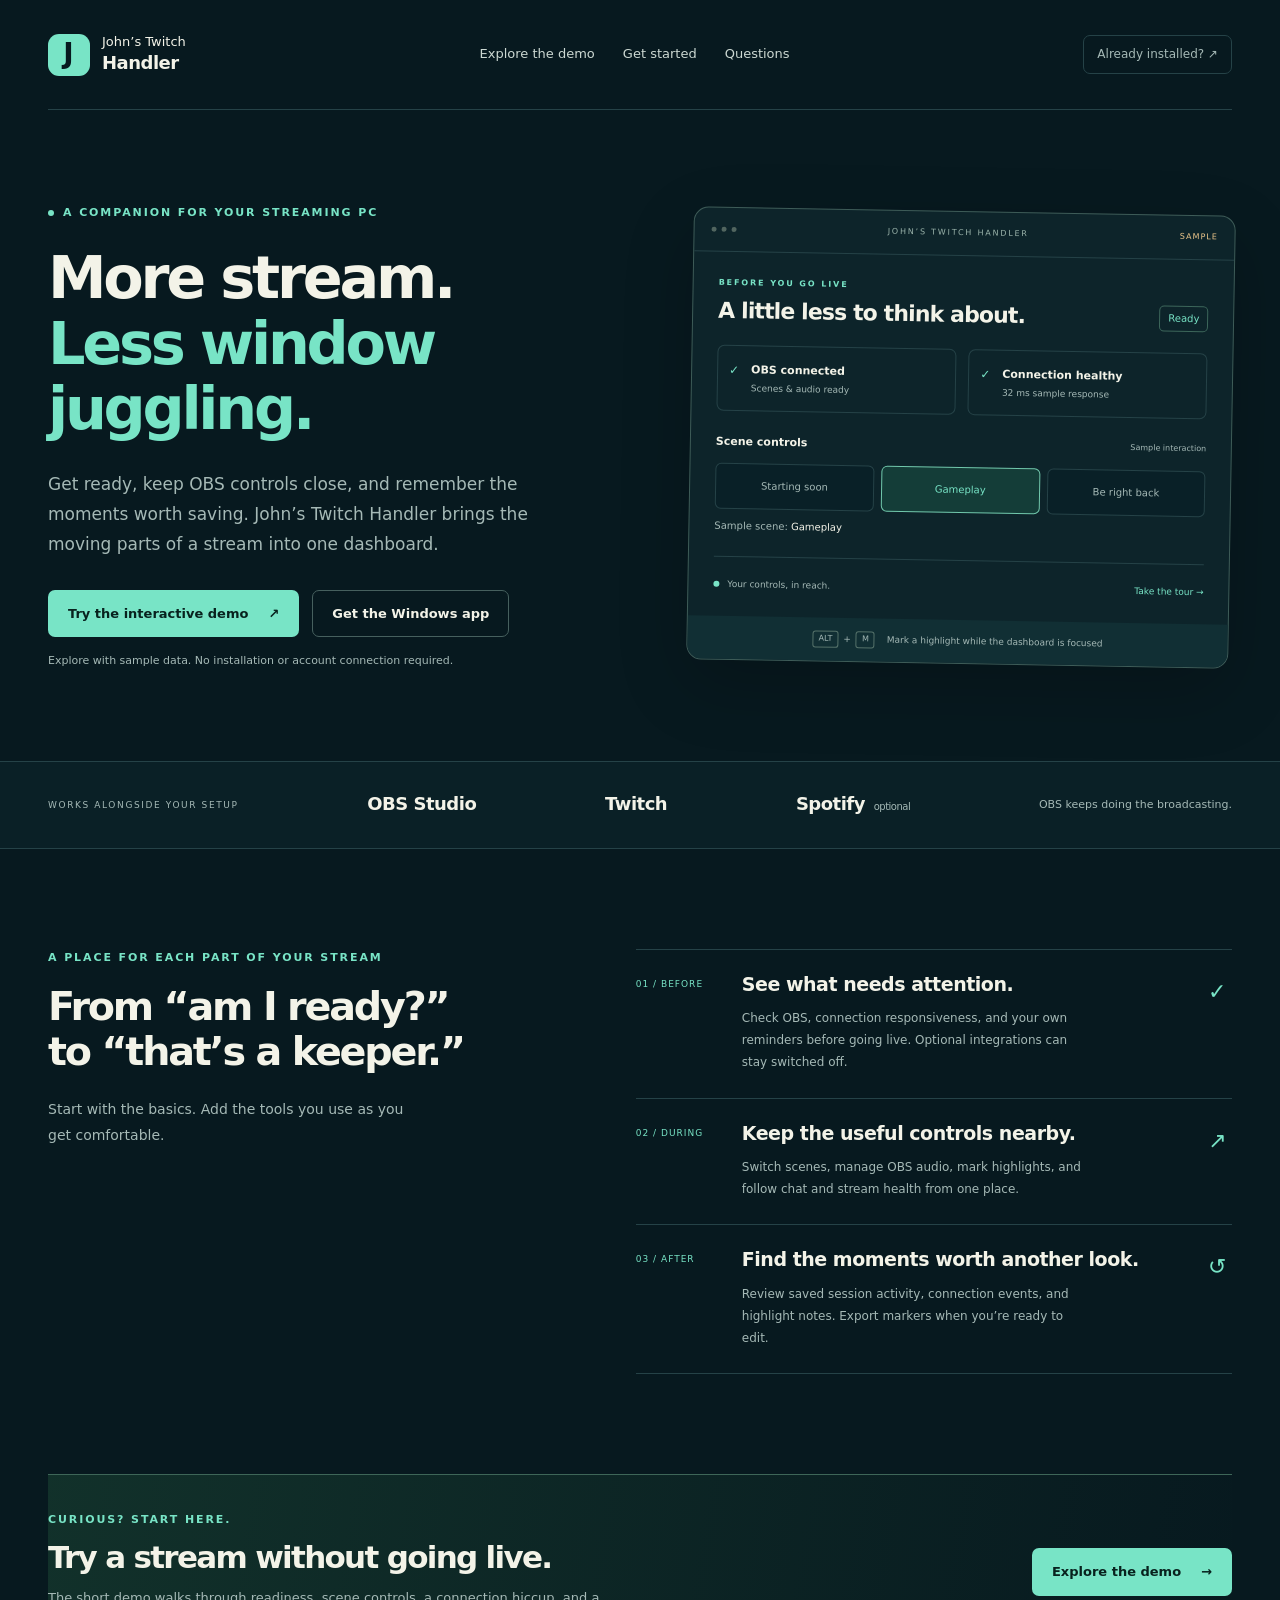
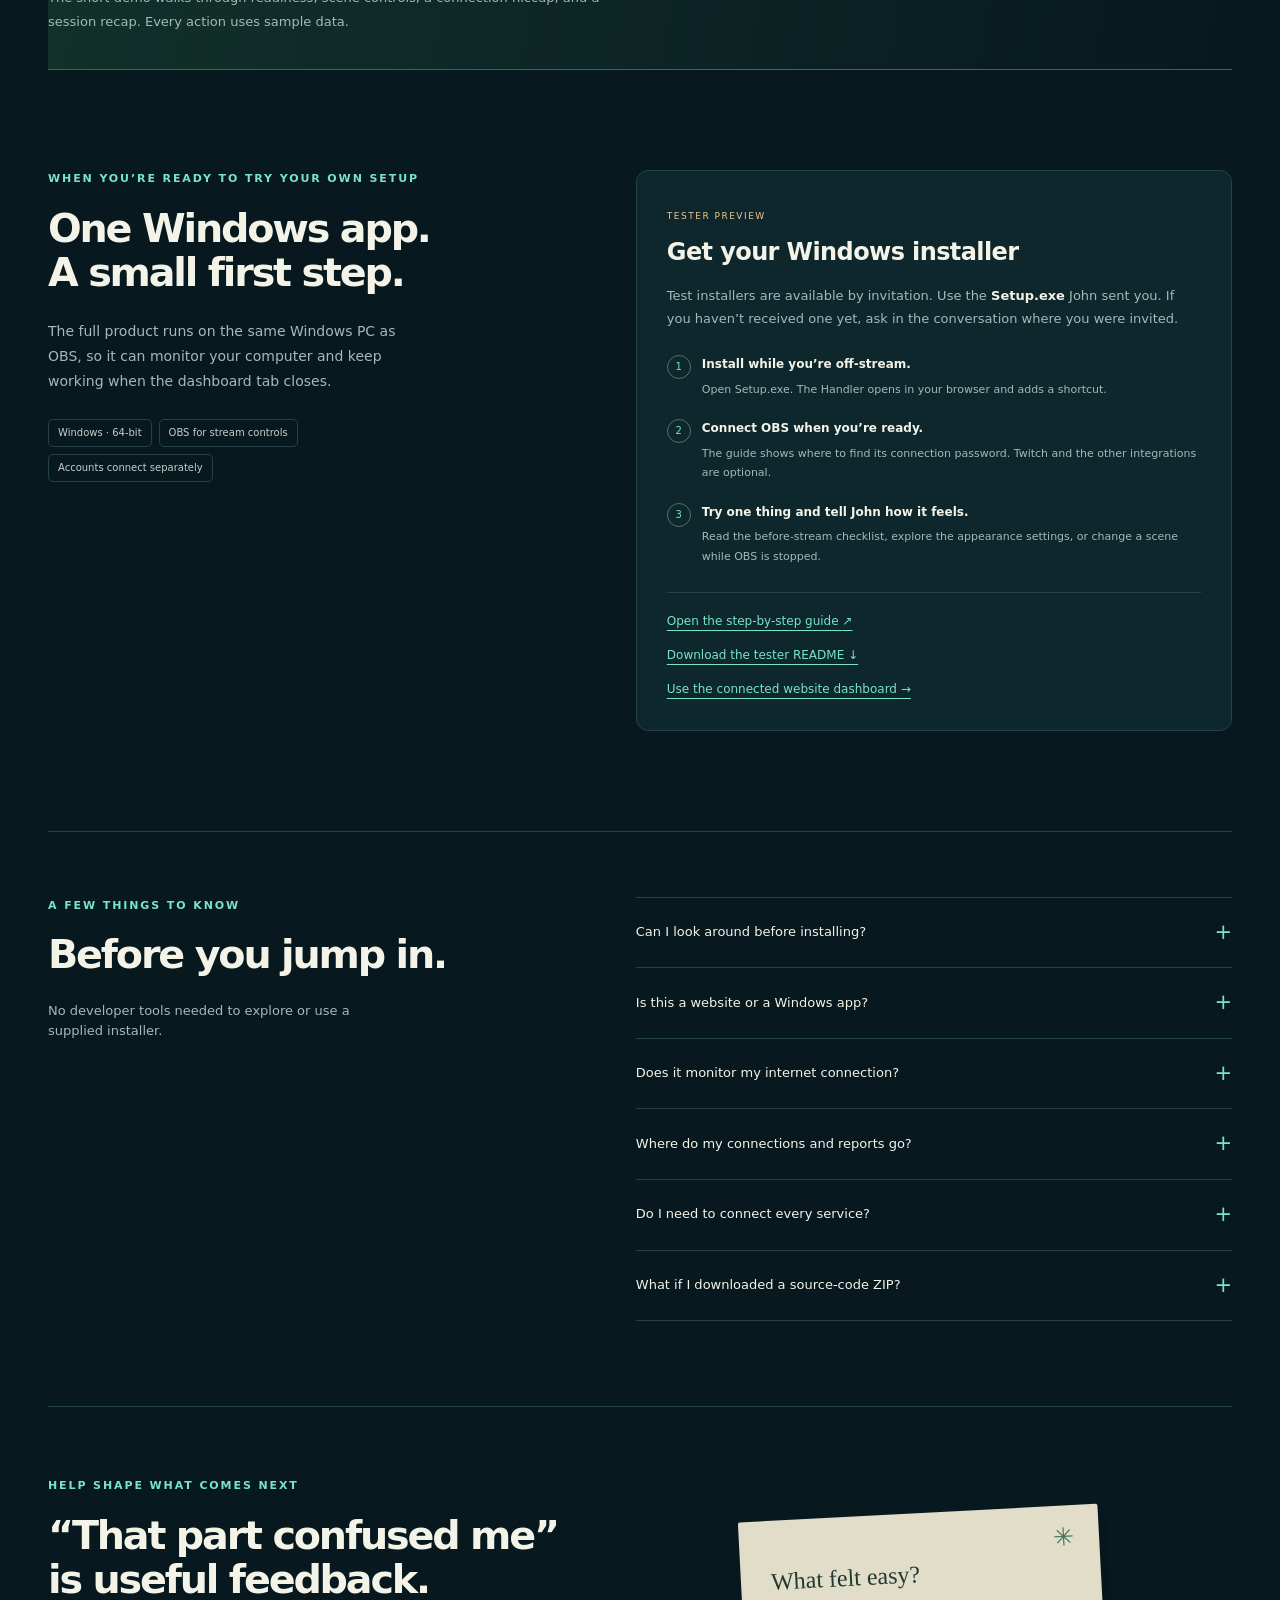
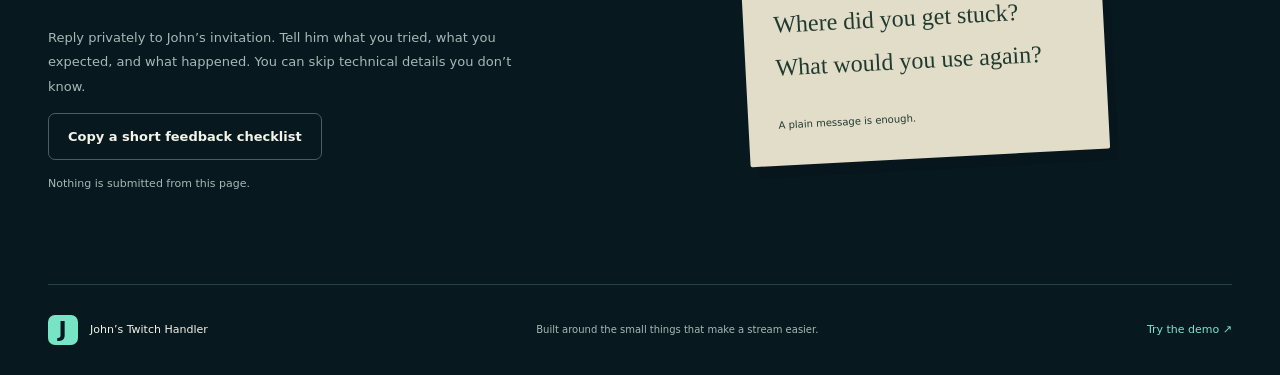
<file: website/index.html>
<!doctype html>
<html lang="en">
<head>
  <meta charset="utf-8"><meta name="viewport" content="width=device-width, initial-scale=1">
  <meta name="theme-color" content="#07191f">
  <meta name="description" content="Explore John's Twitch Handler: one dashboard for stream preparation, OBS controls, connection health, and session notes. Try the interactive demo first.">
  <title>John's Twitch Handler · Meet your stream dashboard</title>
  <link rel="icon" href="mark.svg" type="image/svg+xml"><link rel="stylesheet" href="welcome.css">
</head>
<body>
  <a class="skip-link" href="#main">Skip to content</a>
  <header class="site-header wrap">
    <a class="brand" href="index.html" aria-label="John's Twitch Handler home"><span class="brand-mark" aria-hidden="true">J</span><span>John’s Twitch<br><strong>Handler</strong></span></a>
    <nav aria-label="Main navigation"><a href="demo.html">Explore the demo</a><a href="#get-started">Get started</a><a href="#questions">Questions</a></nav>
    <a class="quiet-link installed-link" href="dashboard.html">Already installed? <span aria-hidden="true">↗</span></a>
  </header>
  <main id="main">
    <section class="hero wrap" aria-labelledby="hero-title">
      <div class="hero-copy">
        <p class="eyebrow"><span class="tiny-dot"></span> A COMPANION FOR YOUR STREAMING PC</p>
        <h1 id="hero-title">More stream.<br><span>Less window juggling.</span></h1>
        <p class="hero-description">Get ready, keep OBS controls close, and remember the moments worth saving. John’s Twitch Handler brings the moving parts of a stream into one dashboard.</p>
        <div class="actions"><a class="button primary" href="demo.html">Try the interactive demo <span aria-hidden="true">↗</span></a><a class="button secondary" href="#get-started">Get the Windows app</a></div>
        <p class="fine-print">Explore with sample data. No installation or account connection required.</p>
      </div>
      <div class="dashboard-preview" aria-label="Sample dashboard preview">
        <div class="preview-titlebar"><span><i></i><i></i><i></i></span><small>JOHN’S TWITCH HANDLER</small><span class="sample-label">SAMPLE</span></div>
        <div class="preview-content">
          <div class="preview-greeting"><div><span class="eyebrow">BEFORE YOU GO LIVE</span><h2>A little less to think about.</h2></div><span class="ready-pill">Ready</span></div>
          <div class="sample-checks"><div><span>✓</span><strong>OBS connected</strong><small>Scenes & audio ready</small></div><div><span>✓</span><strong>Connection healthy</strong><small>32 ms sample response</small></div></div>
          <div class="preview-scene"><div class="preview-section-title"><strong>Scene controls</strong><span>Sample interaction</span></div><div class="sample-scenes" role="group" aria-label="Try a sample scene"><button type="button" data-preview-scene="Starting Soon" aria-pressed="false">Starting soon</button><button type="button" data-preview-scene="Gameplay" class="selected" aria-pressed="true">Gameplay</button><button type="button" data-preview-scene="Be Right Back" aria-pressed="false">Be right back</button></div><p id="scene-preview-status" aria-live="polite">Sample scene: <strong>Gameplay</strong></p></div>
          <div class="preview-bottom"><span><i class="tiny-dot"></i> Your controls, in reach.</span><a href="demo.html">Take the tour <span aria-hidden="true">→</span></a></div>
        </div>
        <div class="preview-footnote"><span class="keycap">ALT</span> + <span class="keycap">M</span><span>Mark a highlight while the dashboard is focused</span></div>
      </div>
    </section>
    <div class="context-strip"><div class="wrap"><span>WORKS ALONGSIDE YOUR SETUP</span><strong>OBS Studio</strong><strong>Twitch</strong><strong>Spotify <small>optional</small></strong><span class="context-detail">OBS keeps doing the broadcasting.</span></div></div>
    <section class="story-section wrap" aria-labelledby="workflow-heading">
      <div class="section-intro"><p class="eyebrow">A PLACE FOR EACH PART OF YOUR STREAM</p><h2 id="workflow-heading">From “am I ready?”<br>to “that’s a keeper.”</h2><p>Start with the basics. Add the tools you use as you get comfortable.</p></div>
      <div class="workflow-list">
        <article><span class="step-number">01 / BEFORE</span><div><h3>See what needs attention.</h3><p>Check OBS, connection responsiveness, and your own reminders before going live. Optional integrations can stay switched off.</p></div><span class="workflow-symbol" aria-hidden="true">✓</span></article>
        <article><span class="step-number">02 / DURING</span><div><h3>Keep the useful controls nearby.</h3><p>Switch scenes, manage OBS audio, mark highlights, and follow chat and stream health from one place.</p></div><span class="workflow-symbol" aria-hidden="true">↗</span></article>
        <article><span class="step-number">03 / AFTER</span><div><h3>Find the moments worth another look.</h3><p>Review saved session activity, connection events, and highlight notes. Export markers when you’re ready to edit.</p></div><span class="workflow-symbol" aria-hidden="true">↺</span></article>
      </div>
    </section>
    <section class="explore-band wrap" aria-labelledby="explore-heading"><div><p class="eyebrow">CURIOUS? START HERE.</p><h2 id="explore-heading">Try a stream without going live.</h2><p>The short demo walks through readiness, scene controls, a connection hiccup, and a session recap. Every action uses sample data.</p></div><a class="button primary" href="demo.html">Explore the demo <span aria-hidden="true">→</span></a></section>
    <section class="getting-started wrap" id="get-started" aria-labelledby="start-heading">
      <div class="section-intro"><p class="eyebrow">WHEN YOU’RE READY TO TRY YOUR OWN SETUP</p><h2 id="start-heading">One Windows app.<br>A small first step.</h2><p>The full product runs on the same Windows PC as OBS, so it can monitor your computer and keep working when the dashboard tab closes.</p><div class="requirements"><span>Windows · 64-bit</span><span>OBS for stream controls</span><span>Accounts connect separately</span></div></div>
      <div class="start-panel">
        <div class="download-heading"><span class="small-tag">TESTER PREVIEW</span><h3>Get your Windows installer</h3></div>
        <p id="download-availability">Test installers are available by invitation. Use the <strong>Setup.exe</strong> John sent you. If you haven’t received one yet, ask in the conversation where you were invited.</p>
        <a id="installer-download" class="button primary" hidden>Download for Windows <span aria-hidden="true">↓</span></a>
        <ol class="setup-list"><li><strong>Install while you’re off-stream.</strong><span>Open Setup.exe. The Handler opens in your browser and adds a shortcut.</span></li><li><strong>Connect OBS when you’re ready.</strong><span>The guide shows where to find its connection password. Twitch and the other integrations are optional.</span></li><li><strong>Try one thing and tell John how it feels.</strong><span>Read the before-stream checklist, explore the appearance settings, or change a scene while OBS is stopped.</span></li></ol>
        <div class="actions"><a class="text-link" href="tester-guide.html">Open the step-by-step guide <span aria-hidden="true">↗</span></a><a class="text-link" href="README-FOR-TESTERS.txt" download>Download the tester README <span aria-hidden="true">↓</span></a><a class="text-link" href="dashboard.html">Use the connected website dashboard <span aria-hidden="true">→</span></a></div>
      </div>
    </section>
    <section class="faq-section wrap" id="questions" aria-labelledby="questions-heading"><div><p class="eyebrow">A FEW THINGS TO KNOW</p><h2 id="questions-heading">Before you jump in.</h2><p class="muted">No developer tools needed to explore or use a supplied installer.</p></div><div class="faq-list">
      <details><summary>Can I look around before installing?</summary><p>Yes. <a href="demo.html">Open the interactive demo</a>. It uses made-up session data and never connects to your helper, OBS, or an account.</p></details>
      <details><summary>Is this a website or a Windows app?</summary><p>The full product is a Windows app with a browser dashboard. A website-connected version also uses a Windows helper for OBS, PC monitoring, and local files. The interactive demo runs on this website by itself.</p></details>
      <details><summary>Does it monitor my internet connection?</summary><p>The running Windows app checks connection responsiveness and records notable interruptions. It checks response times, rather than measuring your maximum upload speed. Its background checks can continue when you close the dashboard tab.</p></details>
      <details><summary>Where do my connections and reports go?</summary><p>The installed Handler stores account connections and session reports on your PC. Account credentials are encrypted for your Windows account. The website demo uses sample data and sends no feedback or account information.</p></details>
      <details><summary>Do I need to connect every service?</summary><p>No. Start with the demo, then OBS if you want to try stream controls. Connect your own Twitch account when you want its features. Spotify, Tangia, StreamElements, and TikFinity are optional.</p></details>
      <details><summary>What if I downloaded a source-code ZIP?</summary><p>For the normal tester setup, you need the supplied file ending in <strong>Setup.exe</strong>. A source-code ZIP is for development. Ask John for the installer if you don’t see one.</p></details>
    </div></section>
    <section class="feedback-section wrap" id="feedback" aria-labelledby="feedback-heading"><div><p class="eyebrow">HELP SHAPE WHAT COMES NEXT</p><h2 id="feedback-heading">“That part confused me”<br>is useful feedback.</h2><p>Reply privately to John’s invitation. Tell him what you tried, what you expected, and what happened. You can skip technical details you don’t know.</p><button class="button secondary" id="copy-feedback" type="button">Copy a short feedback checklist</button><p class="fine-print" id="feedback-copy-status" role="status">Nothing is submitted from this page.</p></div><div class="feedback-note"><span class="note-pin" aria-hidden="true">✳</span><p>What felt easy?<br>Where did you get stuck?<br>What would you use again?</p><span>A plain message is enough.</span></div><textarea id="feedback-template" aria-label="Feedback checklist to copy" readonly hidden></textarea></section>
  </main>
  <footer class="site-footer wrap"><a class="brand" href="index.html"><span class="brand-mark" aria-hidden="true">J</span><span>John’s Twitch Handler</span></a><p>Built around the small things that make a stream easier.</p><a href="demo.html">Try the demo <span aria-hidden="true">↗</span></a></footer>
  <script src="welcome-config.js"></script><script src="welcome.js"></script>
</body></html>
</file>
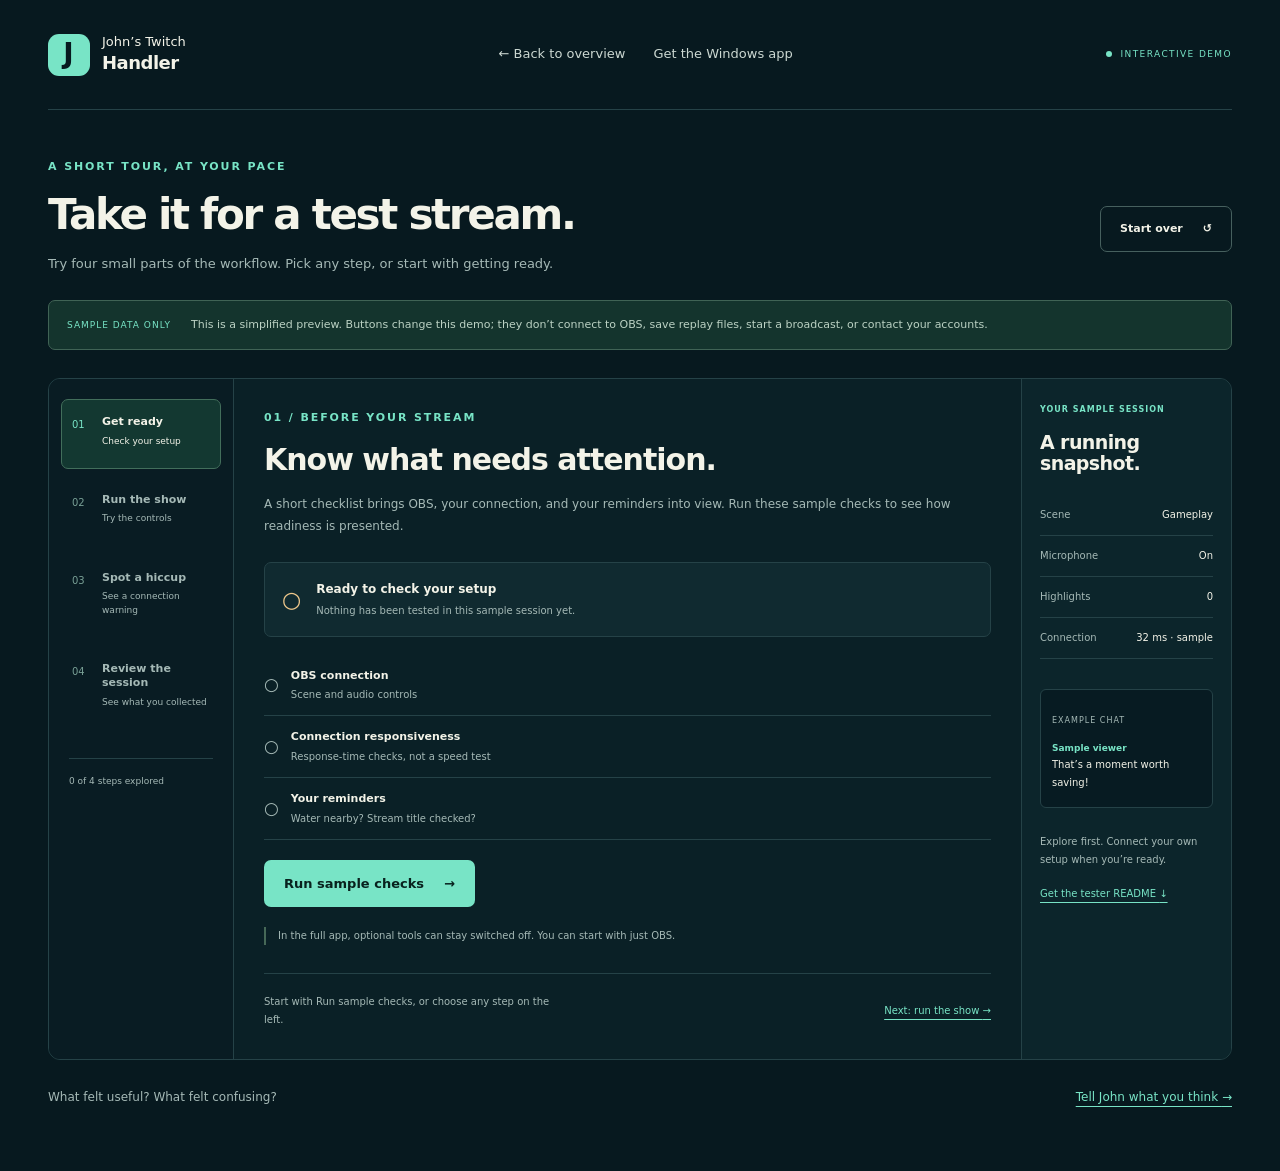
<file: website/demo.html>
<!doctype html>
<html lang="en"><head><meta charset="utf-8"><meta name="viewport" content="width=device-width, initial-scale=1"><meta name="theme-color" content="#07191f"><meta name="description" content="A guided, sample-only tour of John's Twitch Handler. Explore readiness, OBS-style controls, connection warnings, and a session recap."><title>Interactive demo · John's Twitch Handler</title><link rel="icon" href="mark.svg" type="image/svg+xml"><link rel="stylesheet" href="welcome.css"><link rel="stylesheet" href="demo.css"></head>
<body>
<a class="skip-link" href="#demo-main">Skip to the demo</a>
<header class="site-header wrap"><a class="brand" href="index.html" aria-label="John's Twitch Handler home"><span class="brand-mark" aria-hidden="true">J</span><span>John’s Twitch<br><strong>Handler</strong></span></a><nav aria-label="Demo navigation"><a href="index.html">← Back to overview</a><a href="index.html#get-started">Get the Windows app</a></nav><span class="demo-label"><span class="tiny-dot"></span> INTERACTIVE DEMO</span></header>
<main id="demo-main" class="wrap demo-main">
  <div class="demo-intro"><div><p class="eyebrow">A SHORT TOUR, AT YOUR PACE</p><h1>Take it for a test stream.</h1><p>Try four small parts of the workflow. Pick any step, or start with getting ready.</p></div><button class="button secondary" id="demo-reset" type="button">Start over <span aria-hidden="true">↺</span></button></div>
  <div class="demo-notice"><span class="sample-label">SAMPLE DATA ONLY</span><p>This is a simplified preview. Buttons change this demo; they don’t connect to OBS, save replay files, start a broadcast, or contact your accounts.</p></div>
  <div class="demo-workspace">
    <nav class="demo-steps" aria-label="Tour steps"><button type="button" data-step="0" aria-current="step"><span>01</span><strong>Get ready</strong><small>Check your setup</small><i aria-hidden="true"></i></button><button type="button" data-step="1"><span>02</span><strong>Run the show</strong><small>Try the controls</small><i aria-hidden="true"></i></button><button type="button" data-step="2"><span>03</span><strong>Spot a hiccup</strong><small>See a connection warning</small><i aria-hidden="true"></i></button><button type="button" data-step="3"><span>04</span><strong>Review the session</strong><small>See what you collected</small><i aria-hidden="true"></i></button><p class="demo-progress" id="demo-progress" aria-live="polite">0 of 4 steps explored</p></nav>
    <div class="demo-stage">
      <section class="step-panel" id="demo-step-0" aria-labelledby="step-heading-0"><p class="eyebrow">01 / BEFORE YOUR STREAM</p><h2 id="step-heading-0" tabindex="-1">Know what needs attention.</h2><p class="step-description">A short checklist brings OBS, your connection, and your reminders into view. Run these sample checks to see how readiness is presented.</p><div class="readiness-banner" id="demo-readiness"><span class="readiness-icon" aria-hidden="true">○</span><div><strong>Ready to check your setup</strong><span>Nothing has been tested in this sample session yet.</span></div></div><div class="demo-checks"><div><span class="check-dot" id="check-obs">○</span><div><strong>OBS connection</strong><small>Scene and audio controls</small></div></div><div><span class="check-dot" id="check-internet">○</span><div><strong>Connection responsiveness</strong><small>Response-time checks, not a speed test</small></div></div><div><span class="check-dot" id="check-reminder">○</span><div><strong>Your reminders</strong><small>Water nearby? Stream title checked?</small></div></div></div><button class="button primary" id="demo-check" type="button">Run sample checks <span aria-hidden="true">→</span></button><p class="demo-tip">In the full app, optional tools can stay switched off. You can start with just OBS.</p></section>
      <section class="step-panel" id="demo-step-1" aria-labelledby="step-heading-1" hidden><p class="eyebrow">02 / DURING YOUR STREAM</p><h2 id="step-heading-1" tabindex="-1">Keep the next action close.</h2><p class="step-description">Pick a sample scene, toggle the microphone, or mark a moment. Every action stays inside this preview.</p><div class="sample-console"><div><span>ACTIVE SAMPLE SCENE</span><strong id="demo-current-scene">Gameplay</strong></div><span class="ready-pill">SIMULATED</span></div><div class="demo-scene-buttons" role="group" aria-label="Sample OBS scenes"><button type="button" data-scene="Starting Soon" aria-pressed="false">Starting soon</button><button type="button" data-scene="Gameplay" aria-pressed="true" class="selected">Gameplay</button><button type="button" data-scene="Be Right Back" aria-pressed="false">Be right back</button></div><div class="demo-control-grid"><button type="button" id="demo-mic" aria-pressed="false"><span aria-hidden="true">◉</span><strong>Mute sample mic</strong><small id="demo-mic-state">Sample mic is on</small></button><button type="button" id="demo-marker"><span aria-hidden="true">✳</span><strong>Mark a highlight</strong><small>A note for your session recap</small></button><button type="button" id="demo-replay"><span aria-hidden="true">↺</span><strong>Simulate saving replay</strong><small>No video file is created</small></button></div><p class="demo-tip">The installed app talks to your OBS. Its scene and audio controls affect your real setup.</p></section>
      <section class="step-panel" id="demo-step-2" aria-labelledby="step-heading-2" hidden><p class="eyebrow">03 / CONNECTION HEALTH</p><h2 id="step-heading-2" tabindex="-1">See the hiccup. Keep the context.</h2><p class="step-description">Simulate a slow response, then recover. The real app records notable connection events so you can review them after a stream.</p><div class="network-display" id="demo-network-display"><span class="network-label">SAMPLE RESPONSE TIME</span><strong id="demo-network-value">32 <small>ms</small></strong><span class="network-status" id="demo-network-status"><i class="tiny-dot"></i> Healthy sample connection</span><svg viewBox="0 0 500 70" aria-hidden="true"><path d="M0 52H40L60 45 85 50H120L140 40 165 48 190 46 210 50H250L270 43 290 48H330L350 39 370 49H410L430 43 460 48H500" fill="none" stroke="currentColor" stroke-width="2"/></svg></div><div class="actions"><button class="button secondary" type="button" id="demo-hiccup">Simulate a hiccup</button><button class="button primary" type="button" id="demo-recover" disabled>Recover connection <span aria-hidden="true">→</span></button></div><p class="demo-tip">This is a sample response time. The full app checks responsiveness; it doesn’t measure your maximum upload speed.</p></section>
      <section class="step-panel" id="demo-step-3" aria-labelledby="step-heading-3" hidden><p class="eyebrow">04 / AFTER YOUR STREAM</p><h2 id="step-heading-3" tabindex="-1">Your moments, all in one recap.</h2><p class="step-description">Here’s what you tried in this demo. Real session reports are stored on your PC by the installed Handler.</p><div class="demo-report-stats"><div><strong id="demo-marker-count">0</strong><span>sample highlights</span></div><div><strong id="demo-replay-count">0</strong><span>replays simulated</span></div><div><strong id="demo-event-count">0</strong><span>connection events</span></div></div><div id="demo-report-events" class="report-events"><p>Your sample actions will appear here. Try the controls or the connection step first.</p></div><div class="actions"><button class="button secondary" type="button" id="demo-copy-recap">Copy sample recap</button><a class="button primary" href="index.html#get-started">Try your own setup <span aria-hidden="true">→</span></a></div><textarea id="demo-recap-text" aria-label="Sample recap to copy" readonly hidden></textarea></section>
      <div class="demo-step-footer"><p id="demo-status" role="status" aria-live="polite">Start with Run sample checks, or choose any step on the left.</p><button class="text-link" id="demo-next" type="button">Next: run the show <span aria-hidden="true">→</span></button></div>
    </div>
    <aside class="demo-session" aria-labelledby="sample-session-heading"><span class="eyebrow">YOUR SAMPLE SESSION</span><h2 id="sample-session-heading">A running snapshot.</h2><dl><div><dt>Scene</dt><dd id="snapshot-scene">Gameplay</dd></div><div><dt>Microphone</dt><dd id="snapshot-mic">On</dd></div><div><dt>Highlights</dt><dd id="snapshot-markers">0</dd></div><div><dt>Connection</dt><dd id="snapshot-network">32 ms · sample</dd></div></dl><div class="demo-chat"><span>EXAMPLE CHAT</span><p><strong>Sample viewer</strong> That’s a moment worth saving!</p></div><p class="demo-side-note">Explore first. Connect your own setup when you’re ready.</p><a class="text-link" href="README-FOR-TESTERS.txt" download>Get the tester README <span aria-hidden="true">↓</span></a></aside>
  </div>
  <div class="demo-outro"><p>What felt useful? What felt confusing?</p><a class="text-link" href="index.html#feedback">Tell John what you think <span aria-hidden="true">→</span></a></div>
</main><script src="demo.js"></script></body></html>
</file>
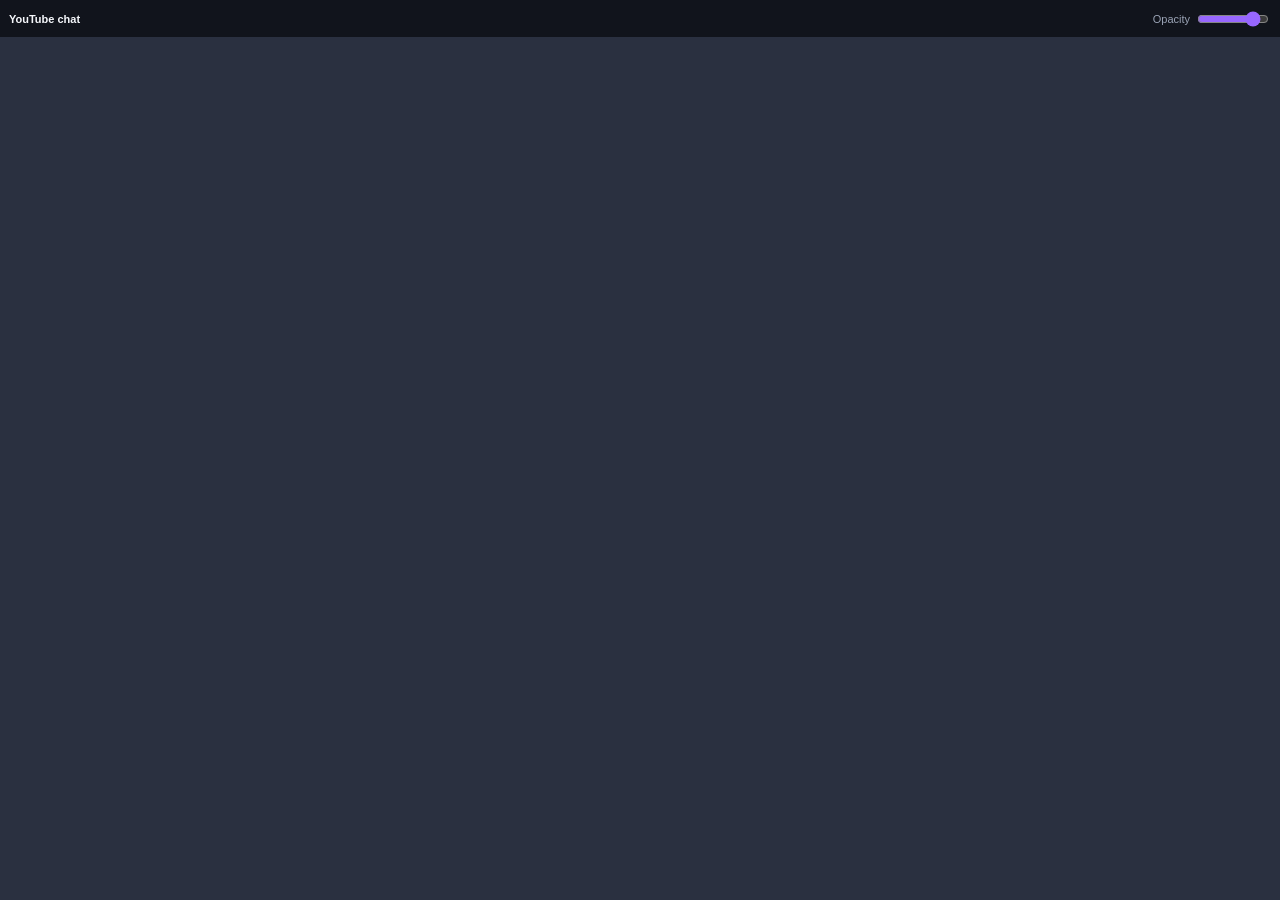
<file: src/StreamSidekick/wwwroot/chat-popout.html>
<!doctype html>
<html lang="en">
<head>
  <meta charset="utf-8">
  <meta name="viewport" content="width=device-width, initial-scale=1">
  <title>Game Chat · John's Twitch Handler</title>
  <style>
    :root { color-scheme: dark; font-family: "Segoe UI", sans-serif; }
    * { box-sizing: border-box; }
    body { display: grid; grid-template-rows: auto 1fr; height: 100vh; margin: 0; overflow: hidden; background: #0e1118; color: #f5f7fb; }
    header { display: flex; align-items: center; gap: 9px; min-height: 38px; padding: 6px 9px; border-bottom: 1px solid #2a3040; background: #11141c; font-size: 11px; }
    header strong { margin-right: auto; }
    label { display: flex; align-items: center; gap: 5px; color: #9aa3b5; }
    input { width: 72px; accent-color: #9867ff; }
    .chats { display: grid; min-height: 0; gap: 1px; background: #2a3040; }
    section { display: grid; grid-template-rows: 22px minmax(0, 1fr); min-height: 0; background: #0e1118; }
    section span { display: flex; align-items: center; padding: 0 7px; color: #9aa3b5; font-size: 9px; letter-spacing: .08em; }
    iframe { width: 100%; height: 100%; border: 0; opacity: var(--chat-opacity, 1); }
  </style>
</head>
<body>
  <header>
    <strong id="title">Game Chat</strong>
    <label>Opacity <input id="opacity" type="range" min="45" max="100" value="92"></label>
  </header>
  <div id="chats" class="chats"></div>
  <script>
    // This conventional popup is the fallback when Document Picture-in-Picture is unavailable.
    const channel = new URLSearchParams(location.search).get("channel") || "";
    const youtube = new URLSearchParams(location.search).get("youtube") || "";
    const frames = [];
    // Use the Handler's messages-only feed instead of Twitch's embedded room. Twitch owns the
    // embedded room's leaderboard/promotional panels, which cannot be hidden across an iframe.
    if (channel) frames.push('<section><span>TWITCH</span><iframe title="Twitch game chat" src="/chat-overlay.html?limit=20"></iframe></section>');
    if (youtube) frames.push(`<section><span>YOUTUBE</span><iframe title="YouTube game chat" src="https://www.youtube.com/live_chat?v=${encodeURIComponent(youtube)}&embed_domain=${encodeURIComponent(location.hostname)}&dark_theme=1"></iframe></section>`);
    document.querySelector("#title").textContent = frames.length > 1 ? "Twitch + YouTube chat" : channel ? `${channel} chat` : "YouTube chat";
    document.querySelector("#chats").style.gridTemplateRows = `repeat(${Math.max(1, frames.length)}, minmax(0, 1fr))`;
    document.querySelector("#chats").innerHTML = frames.join("");
    document.querySelector("#opacity").addEventListener("input", event => {
      document.documentElement.style.setProperty("--chat-opacity", String(Number(event.target.value) / 100));
    });
  </script>
</body>
</html>
</file>
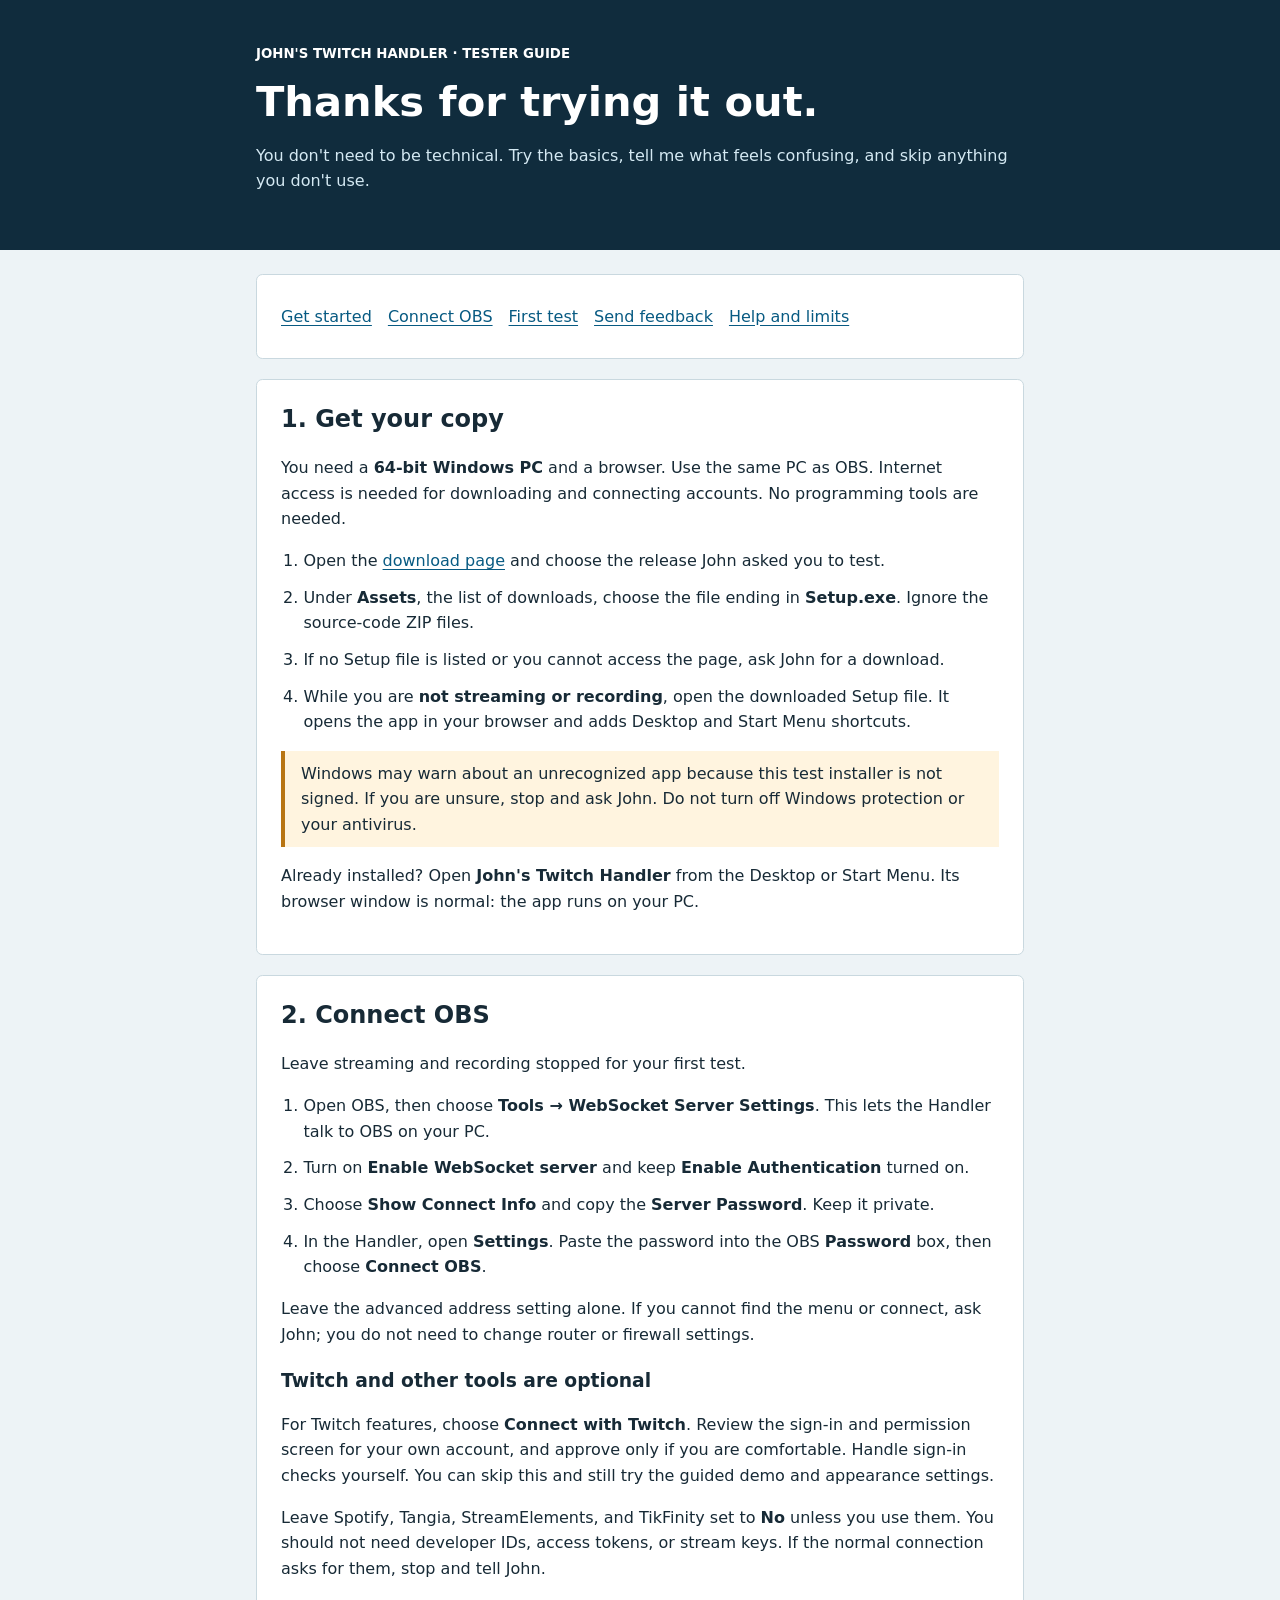
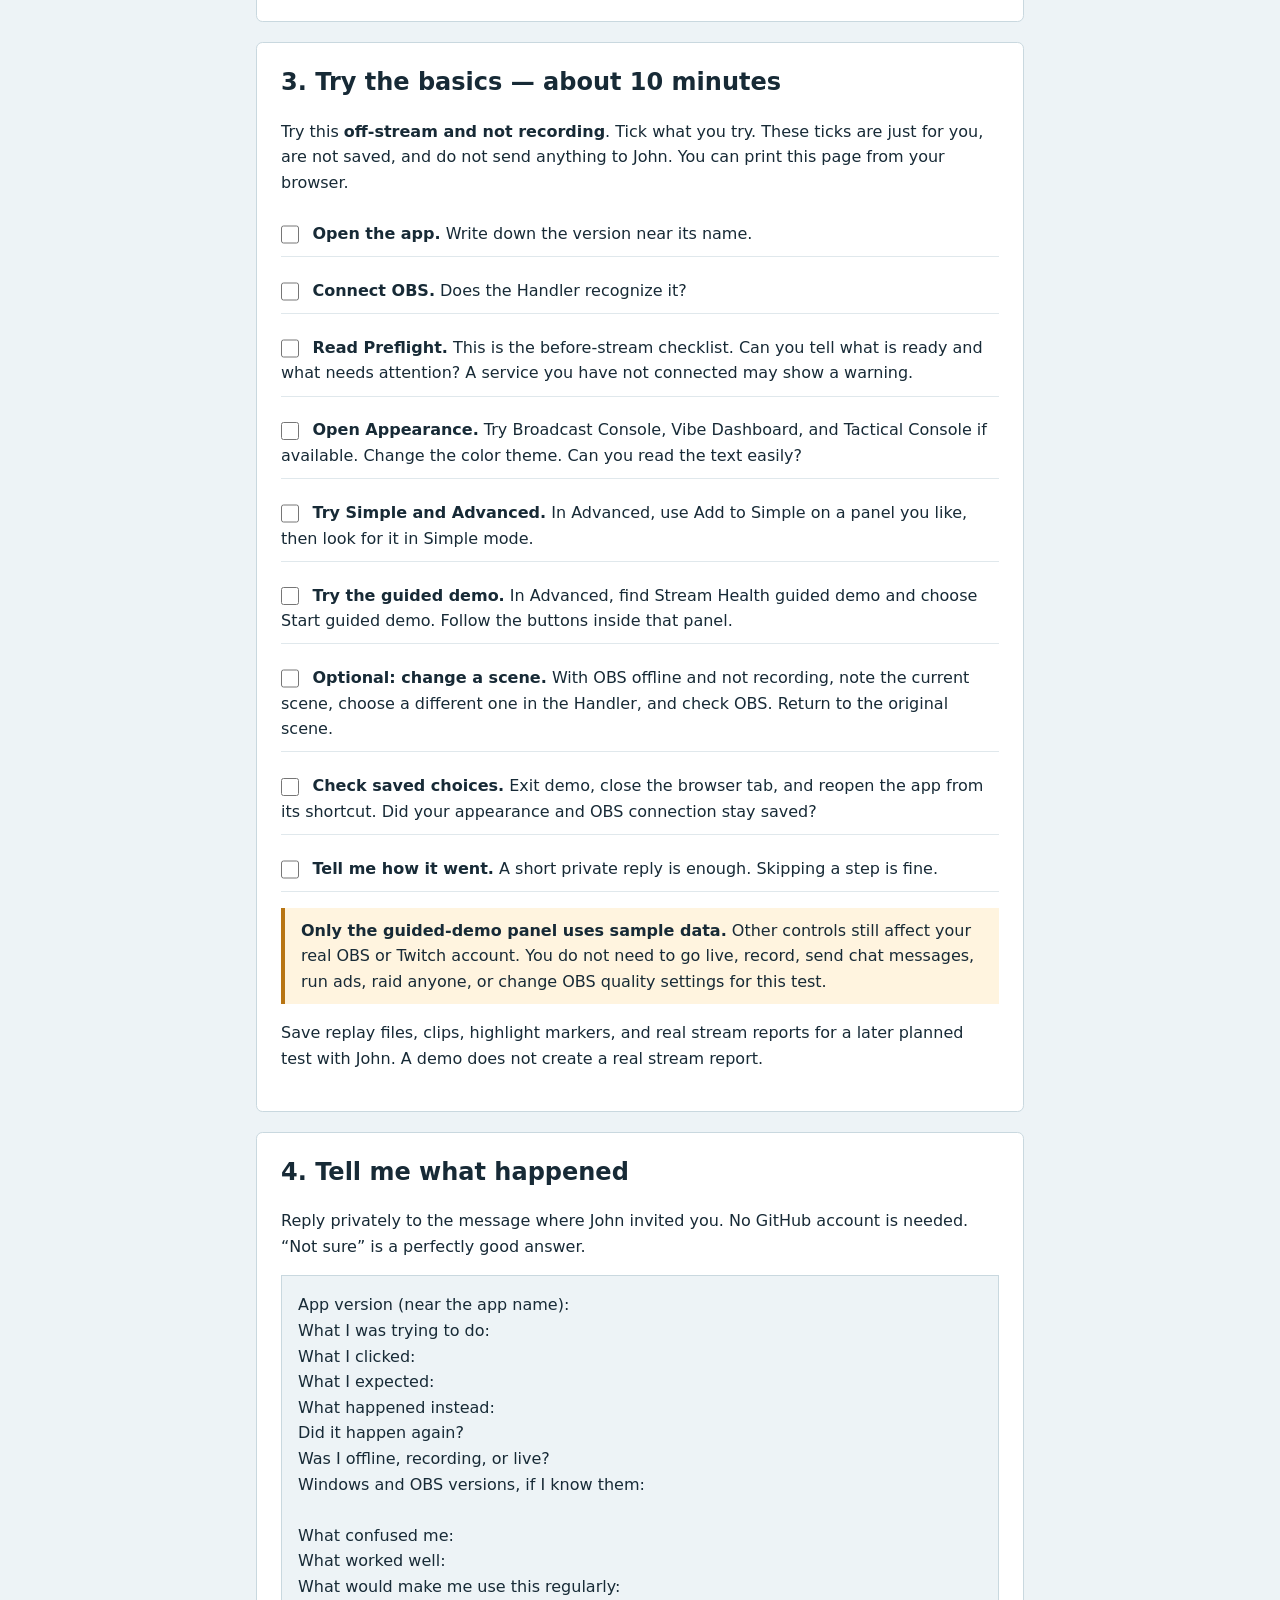
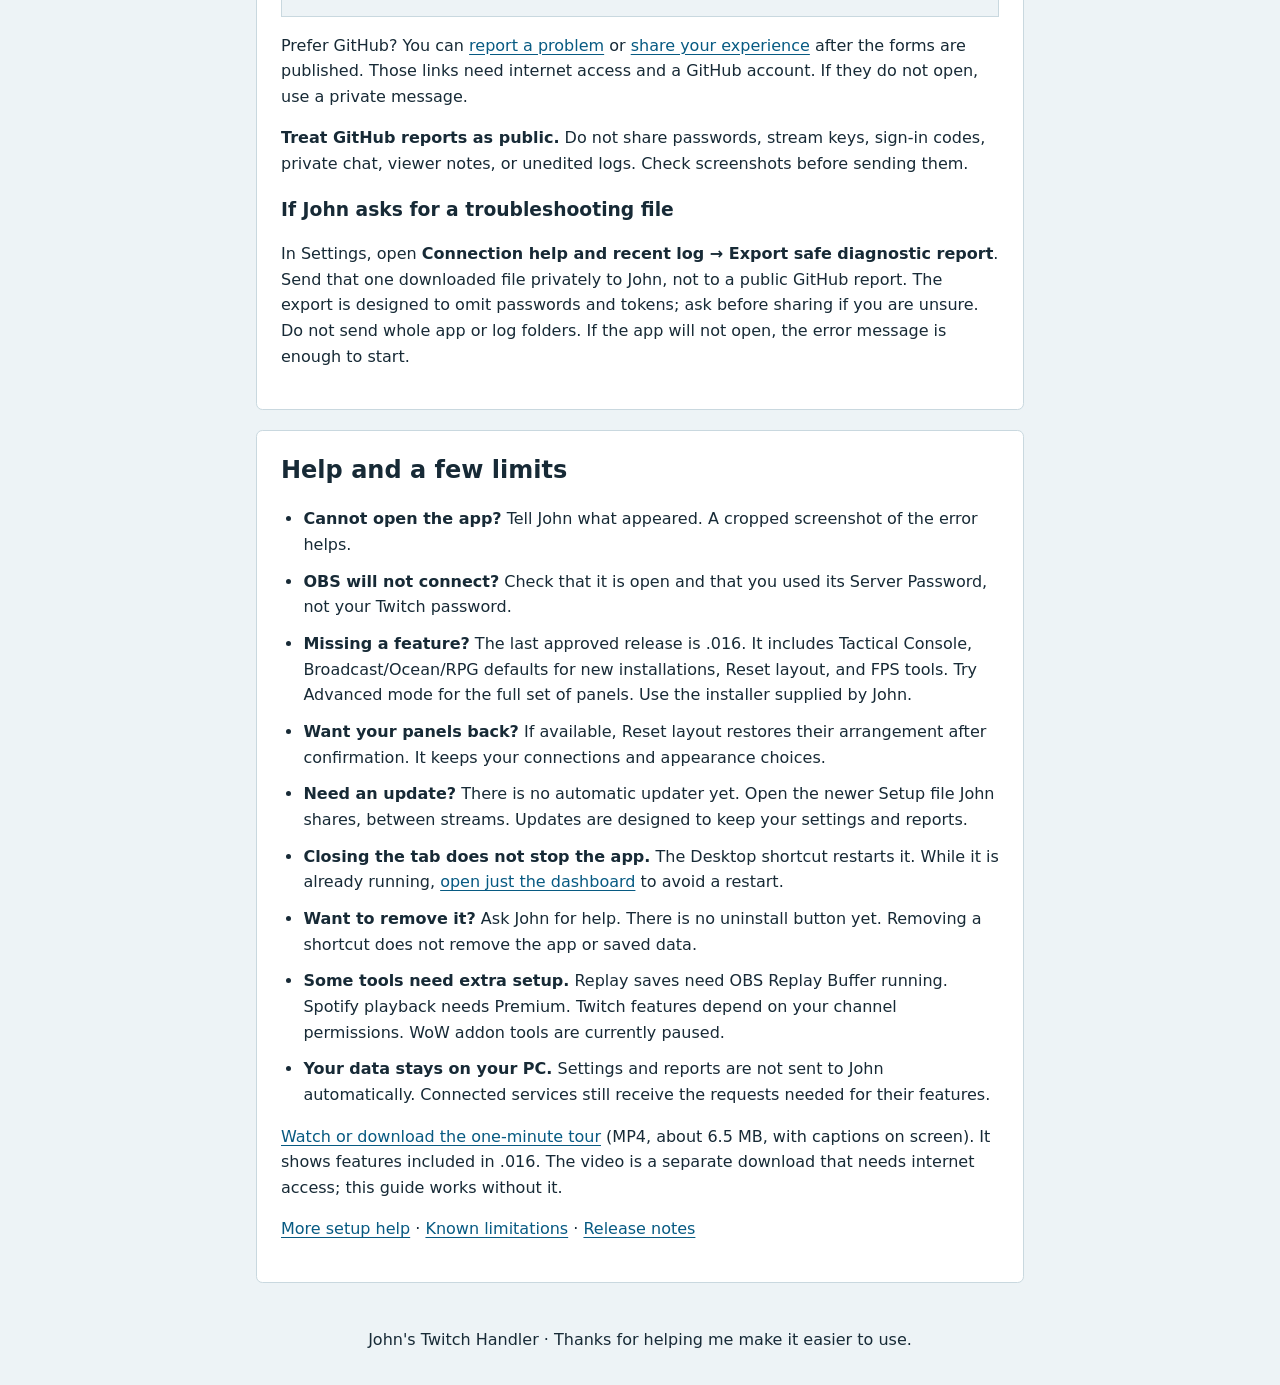
<file: src/StreamSidekick/wwwroot/tester-guide.html>
<!doctype html>
<html lang="en">
<head>
  <meta charset="utf-8">
  <meta name="viewport" content="width=device-width, initial-scale=1">
  <title>Tester guide | John's Twitch Handler</title>
  <style>
    :root { color-scheme: light; font-family: system-ui, sans-serif; line-height: 1.6; color: #172a36; background: #edf3f6; }
    * { box-sizing: border-box; }
    body { margin: 0; }
    header { background: #102c3d; color: #fff; padding: 2.5rem max(1.25rem, calc((100% - 48rem) / 2)); }
    header p { color: #d4e9f3; }
    header small { font-weight: 600; }
    h1 { font-size: clamp(1.8rem, 5vw, 2.6rem); line-height: 1.2; margin: .7rem 0; }
    h2 { line-height: 1.3; margin-top: 0; }
    h3 { margin-bottom: .4rem; }
    main { max-width: 51rem; padding: 1.5rem; margin: auto; }
    section, nav { padding: 1.5rem; margin-bottom: 1.25rem; background: #fff; border: 1px solid #c9d8df; border-radius: .4rem; }
    a { color: #075a82; text-underline-offset: .2em; }
    a:focus-visible, input:focus-visible { outline: 3px solid #b06b00; outline-offset: 4px; }
    nav a { display: inline-block; margin: .3rem 1rem .3rem 0; }
    li { margin-bottom: .7rem; }
    ol, ul { padding-left: 1.4rem; }
    .note { border-left: 4px solid #b87513; padding: .6rem 1rem; background: #fff4df; }
    .checks { list-style: none; padding: 0; }
    .checks li { padding: .6rem 0; border-bottom: 1px solid #e0e8ec; }
    input[type="checkbox"] { width: 1.15rem; height: 1.15rem; vertical-align: middle; margin: 0 .5rem 0 0; accent-color: #075a82; }
    pre { white-space: pre-wrap; overflow-wrap: anywhere; font: inherit; padding: 1rem; background: #edf3f6; border: 1px solid #c9d8df; }
    footer { text-align: center; padding: 0 1rem 2rem; }
    @media (max-width: 480px) { main { padding: .75rem; } section, nav { padding: 1rem; } }
    @media print { :root { background: #fff; font-size: 10pt; } header { background: none; color: #172a36; padding: 0; } header p { color: inherit; } main { max-width: none; padding: 0; } section { border: 0; padding: .8rem 0; } nav, footer { display: none; } h2, h3 { break-after: avoid; } li, pre { break-inside: avoid; } }
  </style>
</head>
<body>
  <header>
    <small>JOHN'S TWITCH HANDLER · TESTER GUIDE</small>
    <h1>Thanks for trying it out.</h1>
    <p>You don't need to be technical. Try the basics, tell me what feels confusing, and skip anything you don't use.</p>
  </header>
  <main>
    <nav aria-label="Guide sections">
      <a href="#start">Get started</a><a href="#connect">Connect OBS</a><a href="#checklist">First test</a><a href="#feedback">Send feedback</a><a href="#help">Help and limits</a>
    </nav>
    <section id="start">
      <h2>1. Get your copy</h2>
      <p>You need a <strong>64-bit Windows PC</strong> and a browser. Use the same PC as OBS. Internet access is needed for downloading and connecting accounts. No programming tools are needed.</p>
      <ol>
        <li>Open the <a href="https://github.com/yepitsjohn/johns-twitch-handler/releases">download page</a> and choose the release John asked you to test.</li>
        <li>Under <strong>Assets</strong>, the list of downloads, choose the file ending in <strong>Setup.exe</strong>. Ignore the source-code ZIP files.</li>
        <li>If no Setup file is listed or you cannot access the page, ask John for a download.</li>
        <li>While you are <strong>not streaming or recording</strong>, open the downloaded Setup file. It opens the app in your browser and adds Desktop and Start Menu shortcuts.</li>
      </ol>
      <p class="note">Windows may warn about an unrecognized app because this test installer is not signed. If you are unsure, stop and ask John. Do not turn off Windows protection or your antivirus.</p>
      <p>Already installed? Open <strong>John's Twitch Handler</strong> from the Desktop or Start Menu. Its browser window is normal: the app runs on your PC.</p>
    </section>
    <section id="connect">
      <h2>2. Connect OBS</h2>
      <p>Leave streaming and recording stopped for your first test.</p>
      <ol>
        <li>Open OBS, then choose <strong>Tools → WebSocket Server Settings</strong>. This lets the Handler talk to OBS on your PC.</li>
        <li>Turn on <strong>Enable WebSocket server</strong> and keep <strong>Enable Authentication</strong> turned on.</li>
        <li>Choose <strong>Show Connect Info</strong> and copy the <strong>Server Password</strong>. Keep it private.</li>
        <li>In the Handler, open <strong>Settings</strong>. Paste the password into the OBS <strong>Password</strong> box, then choose <strong>Connect OBS</strong>.</li>
      </ol>
      <p>Leave the advanced address setting alone. If you cannot find the menu or connect, ask John; you do not need to change router or firewall settings.</p>
      <h3>Twitch and other tools are optional</h3>
      <p>For Twitch features, choose <strong>Connect with Twitch</strong>. Review the sign-in and permission screen for your own account, and approve only if you are comfortable. Handle sign-in checks yourself. You can skip this and still try the guided demo and appearance settings.</p>
      <p>Leave Spotify, Tangia, StreamElements, and TikFinity set to <strong>No</strong> unless you use them. You should not need developer IDs, access tokens, or stream keys. If the normal connection asks for them, stop and tell John.</p>
    </section>
    <section id="checklist">
      <h2>3. Try the basics — about 10 minutes</h2>
      <p>Try this <strong>off-stream and not recording</strong>. Tick what you try. These ticks are just for you, are not saved, and do not send anything to John. You can print this page from your browser.</p>
      <ul class="checks">
        <li><label><input type="checkbox"> <strong>Open the app.</strong> Write down the version near its name.</label></li>
        <li><label><input type="checkbox"> <strong>Connect OBS.</strong> Does the Handler recognize it?</label></li>
        <li><label><input type="checkbox"> <strong>Read Preflight.</strong> This is the before-stream checklist. Can you tell what is ready and what needs attention? A service you have not connected may show a warning.</label></li>
        <li><label><input type="checkbox"> <strong>Open Appearance.</strong> Try Broadcast Console, Vibe Dashboard, and Tactical Console if available. Change the color theme. Can you read the text easily?</label></li>
        <li><label><input type="checkbox"> <strong>Try Simple and Advanced.</strong> In Advanced, use Add to Simple on a panel you like, then look for it in Simple mode.</label></li>
        <li><label><input type="checkbox"> <strong>Try the guided demo.</strong> In Advanced, find Stream Health guided demo and choose Start guided demo. Follow the buttons inside that panel.</label></li>
        <li><label><input type="checkbox"> <strong>Optional: change a scene.</strong> With OBS offline and not recording, note the current scene, choose a different one in the Handler, and check OBS. Return to the original scene.</label></li>
        <li><label><input type="checkbox"> <strong>Check saved choices.</strong> Exit demo, close the browser tab, and reopen the app from its shortcut. Did your appearance and OBS connection stay saved?</label></li>
        <li><label><input type="checkbox"> <strong>Tell me how it went.</strong> A short private reply is enough. Skipping a step is fine.</label></li>
      </ul>
      <p class="note"><strong>Only the guided-demo panel uses sample data.</strong> Other controls still affect your real OBS or Twitch account. You do not need to go live, record, send chat messages, run ads, raid anyone, or change OBS quality settings for this test.</p>
      <p>Save replay files, clips, highlight markers, and real stream reports for a later planned test with John. A demo does not create a real stream report.</p>
    </section>
    <section id="feedback">
      <h2>4. Tell me what happened</h2>
      <p>Reply privately to the message where John invited you. No GitHub account is needed. “Not sure” is a perfectly good answer.</p>
      <pre>App version (near the app name):
What I was trying to do:
What I clicked:
What I expected:
What happened instead:
Did it happen again?
Was I offline, recording, or live?
Windows and OBS versions, if I know them:

What confused me:
What worked well:
What would make me use this regularly:</pre>
      <p>Prefer GitHub? You can <a href="https://github.com/yepitsjohn/johns-twitch-handler/issues/new?template=problem.yml">report a problem</a> or <a href="https://github.com/yepitsjohn/johns-twitch-handler/issues/new?template=feedback.yml">share your experience</a> after the forms are published. Those links need internet access and a GitHub account. If they do not open, use a private message.</p>
      <p><strong>Treat GitHub reports as public.</strong> Do not share passwords, stream keys, sign-in codes, private chat, viewer notes, or unedited logs. Check screenshots before sending them.</p>
      <h3>If John asks for a troubleshooting file</h3>
      <p>In Settings, open <strong>Connection help and recent log → Export safe diagnostic report</strong>. Send that one downloaded file privately to John, not to a public GitHub report. The export is designed to omit passwords and tokens; ask before sharing if you are unsure. Do not send whole app or log folders. If the app will not open, the error message is enough to start.</p>
    </section>
    <section id="help">
      <h2>Help and a few limits</h2>
      <ul>
        <li><strong>Cannot open the app?</strong> Tell John what appeared. A cropped screenshot of the error helps.</li>
        <li><strong>OBS will not connect?</strong> Check that it is open and that you used its Server Password, not your Twitch password.</li>
        <li><strong>Missing a feature?</strong> The last approved release is .016. It includes Tactical Console, Broadcast/Ocean/RPG defaults for new installations, Reset layout, and FPS tools. Try Advanced mode for the full set of panels. Use the installer supplied by John.</li>
        <li><strong>Want your panels back?</strong> If available, Reset layout restores their arrangement after confirmation. It keeps your connections and appearance choices.</li>
        <li><strong>Need an update?</strong> There is no automatic updater yet. Open the newer Setup file John shares, between streams. Updates are designed to keep your settings and reports.</li>
        <li><strong>Closing the tab does not stop the app.</strong> The Desktop shortcut restarts it. While it is already running, <a href="http://127.0.0.1:5274/">open just the dashboard</a> to avoid a restart.</li>
        <li><strong>Want to remove it?</strong> Ask John for help. There is no uninstall button yet. Removing a shortcut does not remove the app or saved data.</li>
        <li><strong>Some tools need extra setup.</strong> Replay saves need OBS Replay Buffer running. Spotify playback needs Premium. Twitch features depend on your channel permissions. WoW addon tools are currently paused.</li>
        <li><strong>Your data stays on your PC.</strong> Settings and reports are not sent to John automatically. Connected services still receive the requests needed for their features.</li>
      </ul>
      <p><a href="https://github.com/yepitsjohn/johns-twitch-handler/raw/refs/heads/main/docs/media/Johns-Twitch-Handler-60-Second-Tour.mp4">Watch or download the one-minute tour</a> (MP4, about 6.5 MB, with captions on screen). It shows features included in .016. The video is a separate download that needs internet access; this guide works without it.</p>
      <p><a href="https://github.com/yepitsjohn/johns-twitch-handler/blob/main/docs/tester-kit/README.md">More setup help</a> · <a href="https://github.com/yepitsjohn/johns-twitch-handler/blob/main/docs/tester-kit/KNOWN-LIMITATIONS.md">Known limitations</a> · <a href="https://github.com/yepitsjohn/johns-twitch-handler/blob/main/CHANGELOG.md">Release notes</a></p>
    </section>
  </main>
  <footer>John's Twitch Handler · Thanks for helping me make it easier to use.</footer>
</body>
</html>
</file>
<file: website/welcome.css>
:root{color-scheme:dark;--bg:#07191f;--panel:#0d252b;--panel-soft:#102d32;--line:#254247;--ink:#f3f3e8;--muted:#a5b9b6;--mint:#78e4c6;--gold:#edc78b;--red:#f79788;font-family:"Segoe UI",system-ui,sans-serif;font-synthesis:none}
*{box-sizing:border-box}html{scroll-behavior:smooth;scroll-padding-top:30px}body{margin:0;background:var(--bg);color:var(--ink);line-height:1.6}a{color:inherit;text-decoration:none}button,input,textarea{font:inherit}button,a{-webkit-tap-highlight-color:transparent}button{cursor:pointer}a:focus-visible,button:focus-visible,summary:focus-visible,textarea:focus-visible{outline:3px solid var(--gold);outline-offset:5px}button:disabled{cursor:default;opacity:.55}[hidden]{display:none!important}.wrap{width:min(1220px,calc(100% - 96px));margin-inline:auto}h1,h2,h3,p{margin-top:0}h1,h2,h3{line-height:1.12}h1,h2{font-weight:650;letter-spacing:-.055em}h3{font-weight:650;letter-spacing:-.025em}.muted{color:var(--muted)}.eyebrow{font-size:11px;font-weight:700;letter-spacing:1.9px;color:var(--mint);display:flex;align-items:center;gap:9px}.tiny-dot{display:inline-block;width:6px;height:6px;flex:none;border-radius:50%;background:var(--mint)}.skip-link{position:absolute;left:20px;top:-100px;padding:12px 20px;background:var(--mint);color:var(--bg);z-index:100}.skip-link:focus{top:12px}.site-header{display:flex;align-items:center;justify-content:space-between;gap:24px;min-height:110px;border-bottom:1px solid var(--line)}.brand{display:flex;align-items:center;gap:12px;font-size:13px;line-height:1.3;white-space:nowrap}.brand strong{font-weight:650;font-size:18px;letter-spacing:-.5px}.brand-mark{display:grid;place-items:center;flex:none;width:42px;height:42px;background:var(--mint);color:var(--bg);border-radius:11px;font-size:28px;font-weight:800;letter-spacing:-4px;padding-right:5px}.brand-mark span{color:#26584e}.site-header nav{display:flex;gap:28px;color:#ccd8d2;font-size:13px}.site-header nav a:hover,.quiet-link:hover{color:var(--mint)}.quiet-link{color:var(--muted);font-size:12px}.installed-link{padding:9px 13px;border:1px solid var(--line);border-radius:7px}.hero{display:grid;grid-template-columns:1.08fr 1fr;gap:56px;align-items:center;padding-block:94px 90px}.hero h1{font-size:clamp(42px,4.6vw,66px);margin:23px 0 28px}.hero h1 span{color:var(--mint)}.hero-description{font-size:17px;line-height:1.75;color:var(--muted);max-width:510px;margin-bottom:30px}.actions{display:flex;align-items:center;gap:13px;flex-wrap:wrap}.button{display:inline-flex;align-items:center;justify-content:center;gap:20px;border:1px solid transparent;border-radius:7px;padding:13px 19px;font-size:13px;font-weight:650;line-height:1.5;min-height:46px;transition:background .15s,border-color .15s}.button.primary{background:var(--mint);color:#08221e}.button.primary:hover{background:#a0f2d9}.button.secondary{border-color:#46605e;background:transparent;color:var(--ink)}.button.secondary:hover{border-color:var(--mint);background:#132f32}.fine-print{font-size:11px;line-height:1.7;color:var(--muted);margin:15px 0 0}.dashboard-preview{background:#0d242a;border:1px solid #3e5c58;border-radius:15px;box-shadow:0 24px 70px #0003;transform:rotate(1deg);overflow:hidden}.preview-titlebar{height:44px;display:flex;align-items:center;justify-content:space-between;gap:8px;border-bottom:1px solid var(--line);padding:0 17px}.preview-titlebar>span:first-child{display:flex;gap:5px}.preview-titlebar i{width:5px;height:5px;border-radius:50%;background:#51655f}.preview-titlebar small{font-size:8px;letter-spacing:1.8px;color:#9ab3aa}.sample-label{font-size:8px;letter-spacing:1px;color:var(--gold)}.preview-content{padding:25px}.preview-greeting{display:flex;justify-content:space-between;align-items:center;gap:15px}.preview-greeting h2{font-size:22px;letter-spacing:-.04em;margin:9px 0 22px}.preview-greeting .eyebrow{font-size:8px;margin:0}.ready-pill{font-size:10px;padding:4px 8px;color:var(--mint);border:1px solid #3c665a;border-radius:5px;white-space:nowrap}.sample-checks{display:grid;grid-template-columns:1fr 1fr;gap:12px}.sample-checks>div{padding:15px 11px;border:1px solid var(--line);border-radius:7px;display:grid;grid-template-columns:18px 1fr;column-gap:4px}.sample-checks strong{font-size:11px;font-weight:600}.sample-checks small{font-size:9px;color:var(--muted);grid-column:2}.sample-checks span{color:var(--mint);font-size:12px}.preview-scene{margin-top:22px}.preview-section-title{display:flex;justify-content:space-between;gap:8px;align-items:center;font-size:11px}.preview-section-title span{font-size:8px;color:var(--muted)}.sample-scenes{display:grid;grid-template-columns:repeat(3,1fr);gap:7px;margin-top:12px}.sample-scenes button{background:#092027;color:var(--muted);font-size:10px;padding:14px 5px;border:1px solid var(--line);border-radius:6px}.sample-scenes button.selected{color:var(--mint);border-color:#71c8ac;background:#143d38}.preview-scene p{font-size:10px;color:var(--muted);margin:9px 0 0}.preview-scene p strong{color:var(--ink);font-weight:500}.preview-bottom{display:flex;justify-content:space-between;gap:12px;align-items:center;border-top:1px solid var(--line);padding-top:20px;margin-top:22px;font-size:9px}.preview-bottom>span{display:flex;align-items:center;gap:8px;color:var(--muted)}.preview-bottom a{color:var(--mint)}.preview-footnote{display:flex;align-items:center;justify-content:center;gap:5px;background:#112f34;padding:13px;font-size:9px;color:var(--muted)}.preview-footnote>span:last-child{margin-left:7px}.keycap{border:1px solid #547169;border-radius:3px;font-size:8px;padding:1px 5px}.context-strip{border-block:1px solid var(--line);background:#0a2026}.context-strip>.wrap{min-height:86px;display:flex;align-items:center;justify-content:space-between;gap:20px;flex-wrap:wrap;padding-block:20px}.context-strip span:first-child{font-size:9px;letter-spacing:1.6px;color:var(--muted)}.context-strip strong{font-size:18px;font-weight:550;letter-spacing:-.5px}.context-strip small{font-size:10px;font-weight:400;color:var(--muted);margin-left:3px}.context-detail{color:var(--muted);font-size:11px}.story-section{display:grid;grid-template-columns:.9fr 1.1fr;gap:100px;padding-block:100px}.section-intro h2,.faq-section h2,.feedback-section h2{font-size:clamp(31px,3.1vw,43px);margin:18px 0 24px}.section-intro>p:last-of-type{max-width:380px;color:var(--muted);font-size:14px;line-height:1.8}.workflow-list article{display:grid;grid-template-columns:90px 1fr 24px;gap:16px;padding:24px 0;border-top:1px solid var(--line)}.workflow-list article:last-child{border-bottom:1px solid var(--line)}.step-number{font-size:9px;letter-spacing:1px;color:var(--mint);padding-top:3px}.workflow-list h3{font-size:19px;margin:0 0 12px}.workflow-list p{font-size:12px;line-height:1.85;color:var(--muted);margin:0;max-width:345px}.workflow-symbol{color:var(--mint);font-size:22px}.explore-band{display:flex;align-items:center;justify-content:space-between;gap:50px;border-block:1px solid #3e6658;padding-block:36px;background:linear-gradient(100deg,#173d30aa,transparent)}.explore-band h2{font-size:31px;margin:0 0 12px}.explore-band p:last-child{font-size:13px;color:var(--muted);max-width:560px;margin:0;line-height:1.8}.explore-band .button{flex:none}.getting-started{display:grid;grid-template-columns:.9fr 1.1fr;gap:100px;padding-block:100px}.requirements{display:flex;flex-wrap:wrap;gap:7px;max-width:360px;margin-top:25px}.requirements span{font-size:10px;color:#c3d1c8;border:1px solid var(--line);border-radius:5px;padding:5px 9px}.start-panel{background:#0d272d;border:1px solid var(--line);border-radius:12px;padding:30px}.small-tag{font-size:9px;letter-spacing:1.5px;color:var(--gold)}.download-heading h3{font-size:24px;margin:12px 0 18px}.start-panel>p{font-size:13px;color:var(--muted);line-height:1.8}.start-panel>p strong{color:var(--ink)}.setup-list{counter-reset:setup;list-style:none;padding:0;margin:25px 0}.setup-list li{counter-increment:setup;position:relative;padding:0 0 20px 35px}.setup-list li:last-child{padding-bottom:0}.setup-list li:before{content:counter(setup);position:absolute;left:0;top:0;display:grid;place-items:center;width:22px;height:22px;border:1px solid #537262;border-radius:50%;font-size:10px;color:var(--mint)}.setup-list strong,.setup-list span{display:block}.setup-list strong{font-size:12px}.setup-list span{font-size:11px;line-height:1.8;color:var(--muted);margin-top:5px}.start-panel .actions{border-top:1px solid var(--line);padding-top:19px;gap:15px;align-items:flex-start;flex-direction:column}.text-link{font-size:12px;color:var(--mint);text-decoration:underline;text-underline-offset:5px}.faq-section{border-top:1px solid var(--line);padding-block:65px 85px;display:grid;grid-template-columns:.9fr 1.1fr;gap:100px}.faq-section>.muted,.faq-section .muted{font-size:13px;max-width:320px}.faq-list details{border-bottom:1px solid var(--line)}.faq-list details:first-child{border-top:1px solid var(--line)}summary{cursor:pointer;list-style:none;display:flex;justify-content:space-between;gap:16px;align-items:center;padding:18px 0;font-size:13px}summary::-webkit-details-marker{display:none}summary:after{content:"+";color:var(--mint);font-size:21px}details[open]>summary:after{content:"−"}.faq-list p{font-size:12px;color:var(--muted);line-height:1.9;padding-right:20px}.faq-list p a{color:var(--mint);text-decoration:underline}.feedback-section{display:grid;grid-template-columns:1.1fr .9fr;gap:100px;border-top:1px solid var(--line);padding-block:70px 90px;align-items:center}.feedback-section>div>p:not(.eyebrow):not(.fine-print){font-size:13px;max-width:480px;color:var(--muted);line-height:1.9}.feedback-note{max-width:360px;padding:30px;background:#e1ddc8;color:#203a30;transform:rotate(-3deg);position:relative;border-radius:2px;box-shadow:8px 12px 0 #020e1333}.feedback-note .note-pin{position:absolute;right:25px;top:12px;font-size:25px;color:#49775d}.feedback-note p{font-family:Georgia,serif!important;font-size:24px!important;line-height:1.8!important;color:#203a30!important;max-width:none!important;margin:10px 0 20px}.feedback-note>span:last-child{font-size:10px}.feedback-section textarea{grid-column:1/-1;width:100%;min-height:250px;background:var(--panel);color:var(--ink);padding:20px;border:1px solid var(--line);border-radius:8px}.site-footer{display:flex;align-items:center;justify-content:space-between;gap:25px;border-top:1px solid var(--line);padding-block:30px}.site-footer .brand{font-size:11px}.site-footer .brand-mark{width:30px;height:30px;font-size:22px;border-radius:7px}.site-footer p{font-size:10px;color:var(--muted);margin:0}.site-footer>a:last-child{font-size:11px;color:var(--mint)}
@media(min-width:1450px){.hero{padding-top:115px;padding-bottom:110px}}@media(max-width:1050px){.wrap{width:calc(100% - 56px)}.hero{gap:30px}.hero h1{font-size:48px}.site-header nav{gap:18px}.installed-link{font-size:10px}.story-section,.getting-started,.faq-section,.feedback-section{gap:45px}.context-detail{display:none}.workflow-list article{grid-template-columns:75px 1fr 18px;gap:10px}.preview-content{padding:20px}.preview-greeting h2{font-size:20px}}@media(max-width:760px){.wrap{width:calc(100% - 40px)}.site-header{min-height:86px;flex-wrap:wrap;padding-block:18px;gap:15px}.site-header nav{order:3;width:100%;justify-content:space-between;font-size:12px;border-top:1px solid var(--line);padding-top:13px}.hero{grid-template-columns:1fr;padding-block:45px 55px;gap:40px}.hero h1{font-size:clamp(42px,9vw,62px)}.hero-description{font-size:15px;max-width:560px}.hero-copy .eyebrow{font-size:9px}.dashboard-preview{max-width:600px;transform:none}.preview-content{padding:22px}.preview-greeting h2{font-size:23px}.sample-checks strong{font-size:12px}.sample-checks small{font-size:10px}.sample-scenes button{font-size:11px}.context-strip>.wrap{gap:18px;justify-content:flex-start}.context-strip span:first-child{width:100%}.context-strip strong{font-size:16px;margin-right:20px}.story-section,.getting-started,.faq-section,.feedback-section{grid-template-columns:1fr;gap:30px;padding-block:55px}.section-intro>p:last-of-type{max-width:550px}.workflow-list article{grid-template-columns:75px 1fr 24px;gap:15px}.explore-band{flex-direction:column;align-items:flex-start;gap:24px;padding-block:30px}.explore-band h2{font-size:28px}.start-panel{padding:24px}.feedback-note{margin:20px 15px;max-width:100%;width:calc(100% - 30px)}.feedback-section h2{font-size:35px}.site-footer{flex-wrap:wrap}.site-footer p{order:3;width:100%}.preview-bottom{font-size:10px}}@media(max-width:400px){.hero .actions{align-items:stretch;flex-direction:column}.hero h1{font-size:42px}.preview-greeting h2{font-size:20px}.preview-titlebar small{letter-spacing:1px}.sample-checks{grid-template-columns:1fr}.preview-footnote{font-size:8px}.workflow-list article{grid-template-columns:1fr 24px}.workflow-list article .step-number{grid-column:1/-1}.workflow-symbol{grid-column:2;grid-row:2}.brand{font-size:11px}.installed-link{padding:7px 9px}}
@media(prefers-reduced-motion:reduce){html{scroll-behavior:auto}*,*:before,*:after{transition:none!important;animation:none!important}}
</file>
<file: website/demo.css>
.demo-main{padding-block:48px 36px}.demo-label{display:flex;gap:9px;align-items:center;color:var(--mint);font-size:9px;letter-spacing:1.4px}.demo-intro{display:flex;justify-content:space-between;align-items:center;gap:30px}.demo-intro h1{font-size:42px;margin:15px 0 16px}.demo-intro>div>p:last-child{font-size:13px;color:var(--muted);margin-bottom:26px}.demo-intro>.button{font-size:11px}.demo-notice{display:flex;align-items:center;gap:20px;border:1px solid #406355;background:#14342d;padding:14px 18px;border-radius:7px;margin-bottom:28px}.demo-notice .sample-label{flex:none;color:var(--mint);font-size:9px}.demo-notice p{font-size:11px;line-height:1.8;color:#bcd2c4;margin:0}.demo-workspace{display:grid;grid-template-columns:185px minmax(0,1fr) 210px;border:1px solid var(--line);border-radius:12px;overflow:hidden;background:#0a2026;min-height:585px}.demo-steps{display:flex;flex-direction:column;padding:20px 12px;background:#091c23;border-right:1px solid var(--line);gap:8px}.demo-steps>button{background:transparent;border:1px solid transparent;border-radius:7px;color:var(--muted);text-align:left;display:grid;grid-template-columns:25px 1fr 10px;gap:5px;padding:15px 10px;align-items:center}.demo-steps>button>span{font-size:10px;grid-row:1/3;align-self:start;margin-top:2px;color:#789f95}.demo-steps>button>strong{font-size:11px;font-weight:600;line-height:1.3}.demo-steps>button>small{grid-column:2/4;font-size:9px;line-height:1.5}.demo-steps>button[aria-current]{background:#133831;border-color:#426e5b;color:var(--ink)}.demo-steps>button[aria-current]>span{color:var(--mint)}.demo-steps button.complete>i:before{content:"✓";color:var(--mint);font-size:11px}.demo-progress{font-size:9px;color:var(--muted);margin:20px 8px 0;padding-top:15px;border-top:1px solid var(--line)}.demo-stage{padding:30px;display:flex;flex-direction:column;min-width:0}.step-panel{flex:1}.step-panel h2{font-size:30px;margin:16px 0 18px;letter-spacing:-1px}.step-description{font-size:12px;line-height:1.8;color:var(--muted);margin-bottom:24px}.readiness-banner{display:flex;align-items:center;gap:15px;padding:17px;border:1px solid var(--line);border-radius:7px;background:#102a30;margin-bottom:18px}.readiness-icon{font-size:22px;color:var(--gold)}.readiness-banner strong,.readiness-banner div>span{display:block}.readiness-banner strong{font-size:12px;margin-bottom:4px}.readiness-banner div>span{font-size:10px;color:var(--muted)}.readiness-banner.ready{border-color:#477561;background:#12392e}.readiness-banner.ready .readiness-icon{color:var(--mint)}.demo-checks{margin-bottom:20px}.demo-checks>div{display:flex;gap:12px;align-items:center;border-bottom:1px solid var(--line);padding:12px 0}.demo-checks strong,.demo-checks small{display:block}.demo-checks strong{font-size:11px;font-weight:550}.demo-checks small{font-size:10px;color:var(--muted);margin-top:3px}.check-dot{font-size:17px;color:var(--muted)}.check-dot.checked{color:var(--mint)}.demo-tip{font-size:10px;line-height:1.8;color:var(--muted);margin:20px 0 0;padding-left:12px;border-left:2px solid #466857}.demo-step-footer{display:flex;justify-content:space-between;gap:20px;align-items:center;border-top:1px solid var(--line);padding-top:19px;margin-top:28px}.demo-step-footer p{font-size:10px;color:var(--muted);margin:0;line-height:1.8;max-width:300px}.demo-step-footer button{border:0;background:transparent;white-space:nowrap;font-size:10px;padding:8px 0}.sample-console{display:flex;align-items:center;justify-content:space-between;gap:15px;background:#07191f;border:1px solid var(--line);border-radius:8px;padding:20px}.sample-console span:not(.ready-pill){font-size:8px;letter-spacing:1.4px;color:var(--muted)}.sample-console strong{display:block;font-size:28px;line-height:1.4;letter-spacing:-1px}.demo-scene-buttons{display:grid;grid-template-columns:repeat(3,1fr);gap:8px;margin:15px 0 20px}.demo-scene-buttons button{font-size:11px;background:#0e2c31;color:var(--muted);padding:17px 5px;border:1px solid var(--line);border-radius:6px}.demo-scene-buttons button.selected{border-color:var(--mint);background:#164536;color:var(--mint)}.demo-control-grid{display:grid;grid-template-columns:repeat(3,1fr);gap:8px}.demo-control-grid button{background:#0c282e;color:var(--ink);text-align:left;padding:15px 12px;border:1px solid var(--line);border-radius:7px}.demo-control-grid button:hover{border-color:#668c75}.demo-control-grid button>span{display:block;font-size:21px;color:var(--mint);margin-bottom:13px}.demo-control-grid strong{font-size:11px;display:block;line-height:1.6}.demo-control-grid small{display:block;font-size:9px;color:var(--muted);line-height:1.7;margin-top:7px}.demo-control-grid button[aria-pressed=true]{border-color:var(--gold)}.demo-control-grid button[aria-pressed=true]>span{color:var(--gold)}.network-display{background:#07191f;border:1px solid #365f50;border-radius:8px;padding:23px;color:var(--mint);margin-bottom:20px;overflow:hidden}.network-label{display:block;font-size:8px;letter-spacing:1.4px;color:var(--muted)}.network-display>strong{display:block;font-size:54px;line-height:1.5;letter-spacing:-2px;font-weight:500}.network-display>strong>small{font-size:18px;letter-spacing:0}.network-status{display:flex;align-items:center;gap:7px;font-size:10px}.network-display svg{display:block;width:100%;height:50px;margin-top:17px}.network-display.warning{border-color:var(--gold);color:var(--gold)}.network-display.warning .tiny-dot{background:var(--gold)}.demo-report-stats{display:grid;grid-template-columns:repeat(3,1fr);gap:10px}.demo-report-stats>div{background:#102a30;border:1px solid var(--line);border-radius:7px;padding:15px 12px}.demo-report-stats strong{font-size:30px;color:var(--mint);font-weight:500;display:block;line-height:1.3}.demo-report-stats span{display:block;font-size:9px;color:var(--muted);margin-top:5px}.report-events{margin:20px 0}.report-events>p{font-size:12px;color:var(--muted)}.report-event{display:flex;gap:12px;padding:9px 0;border-bottom:1px solid var(--line);font-size:10px;color:var(--muted)}.report-event>span:first-child{color:var(--mint);font-family:monospace;flex:none}.step-panel textarea{width:100%;min-height:200px;background:var(--bg);border:1px solid var(--line);color:var(--ink);font-size:12px;padding:15px;margin-top:20px}.demo-session{background:#0c252b;border-left:1px solid var(--line);padding:25px 18px}.demo-session .eyebrow{font-size:8px;letter-spacing:1px}.demo-session h2{font-size:19px;letter-spacing:-.6px;margin:15px 0 20px}.demo-session dl{margin:0}.demo-session dl>div{display:flex;align-items:flex-start;justify-content:space-between;gap:8px;border-bottom:1px solid var(--line);padding:12px 0;font-size:10px}.demo-session dt{color:var(--muted)}.demo-session dd{margin:0;text-align:right;max-width:100px;overflow-wrap:anywhere}.demo-chat{margin-top:30px;padding:15px 11px;background:#071b22;border:1px solid var(--line);border-radius:6px}.demo-chat>span{font-size:8px;letter-spacing:1px;color:var(--muted)}.demo-chat p{font-size:10px;line-height:1.8;margin:10px 0 0}.demo-chat strong{color:var(--mint);font-size:9px;display:block}.demo-side-note{font-size:10px;line-height:1.8;color:var(--muted);margin:25px 0 15px}.demo-session>.text-link{font-size:10px;line-height:1.9;display:block}.demo-outro{display:flex;align-items:center;justify-content:space-between;gap:25px;padding-block:28px}.demo-outro p{font-size:12px;color:var(--muted);margin:0}.demo-outro a{font-size:12px}
@media(max-width:1100px){.demo-workspace{grid-template-columns:165px minmax(0,1fr)}.demo-session{grid-column:1/-1;border-left:0;border-top:1px solid var(--line);display:grid;grid-template-columns:1fr 2fr;gap:10px 25px;padding:20px}.demo-session .eyebrow{margin:0}.demo-session h2{grid-row:2;margin:0}.demo-session dl{grid-column:2;grid-row:1/4;display:grid;grid-template-columns:1fr 1fr;gap:0 20px}.demo-chat,.demo-side-note{display:none}.demo-session>.text-link{grid-row:3;font-size:9px}.demo-intro h1{font-size:38px}.demo-stage{padding:27px}}@media(max-width:760px){.demo-main{padding-top:30px}.demo-intro{align-items:flex-start;gap:15px}.demo-intro h1{font-size:35px}.demo-intro>div>p:last-child{font-size:12px}.demo-intro>.button{padding:9px 12px;min-height:38px;gap:5px;white-space:nowrap;font-size:10px;margin-top:5px}.demo-label{display:none}.demo-notice{flex-direction:column;align-items:flex-start;gap:8px}.demo-workspace{grid-template-columns:1fr}.demo-steps{flex-direction:row;gap:5px;flex-wrap:wrap;border-right:0;border-bottom:1px solid var(--line);padding:12px}.demo-steps>button{flex:1;min-width:60px;display:flex;flex-direction:column;align-items:flex-start;padding:10px;gap:7px}.demo-steps>button>small{display:none}.demo-steps>button>strong{font-size:10px;line-height:1.5}.demo-steps>button i{display:none}.demo-progress{width:100%;margin:2px 5px 0;padding-top:9px;font-size:9px}.demo-stage{padding:23px}.step-panel h2{font-size:28px}.demo-control-grid{grid-template-columns:1fr}.demo-control-grid button{display:grid;grid-template-columns:24px 1fr;gap:0 12px;padding:12px}.demo-control-grid button>span{grid-row:1/3;margin:0;align-self:center}.demo-control-grid small{margin-top:2px}.demo-step-footer{align-items:flex-start;flex-direction:column;gap:10px}.demo-step-footer p{max-width:none}.demo-session{grid-template-columns:1fr}.demo-session h2{grid-row:auto}.demo-session dl{grid-column:1;grid-row:auto}.demo-session>.text-link{grid-row:auto}.demo-outro{align-items:flex-start;flex-direction:column;gap:10px}.demo-report-stats{gap:6px}.demo-report-stats>div{padding:12px 8px}.demo-report-stats span{font-size:8px}.demo-scene-buttons button{font-size:10px}.sample-console strong{font-size:25px}.demo-intro>.button span{display:none}}
</file>
